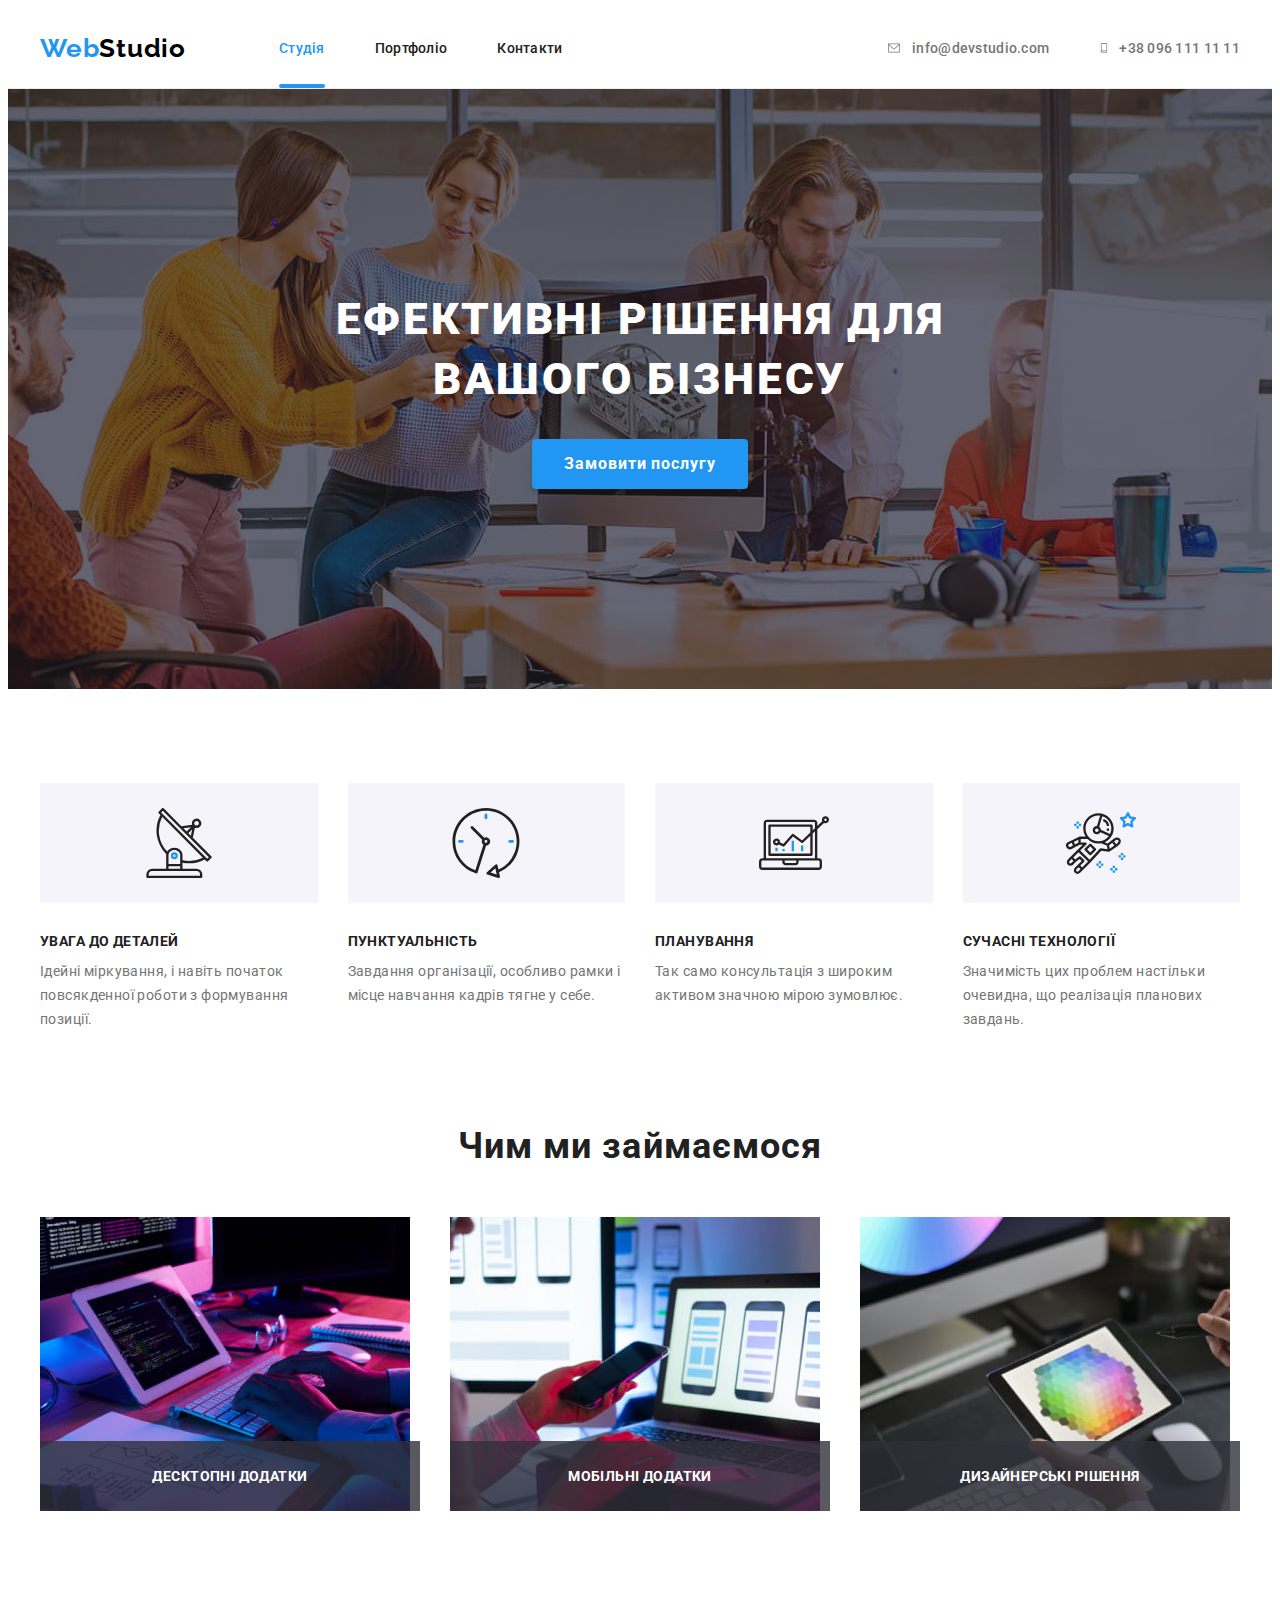
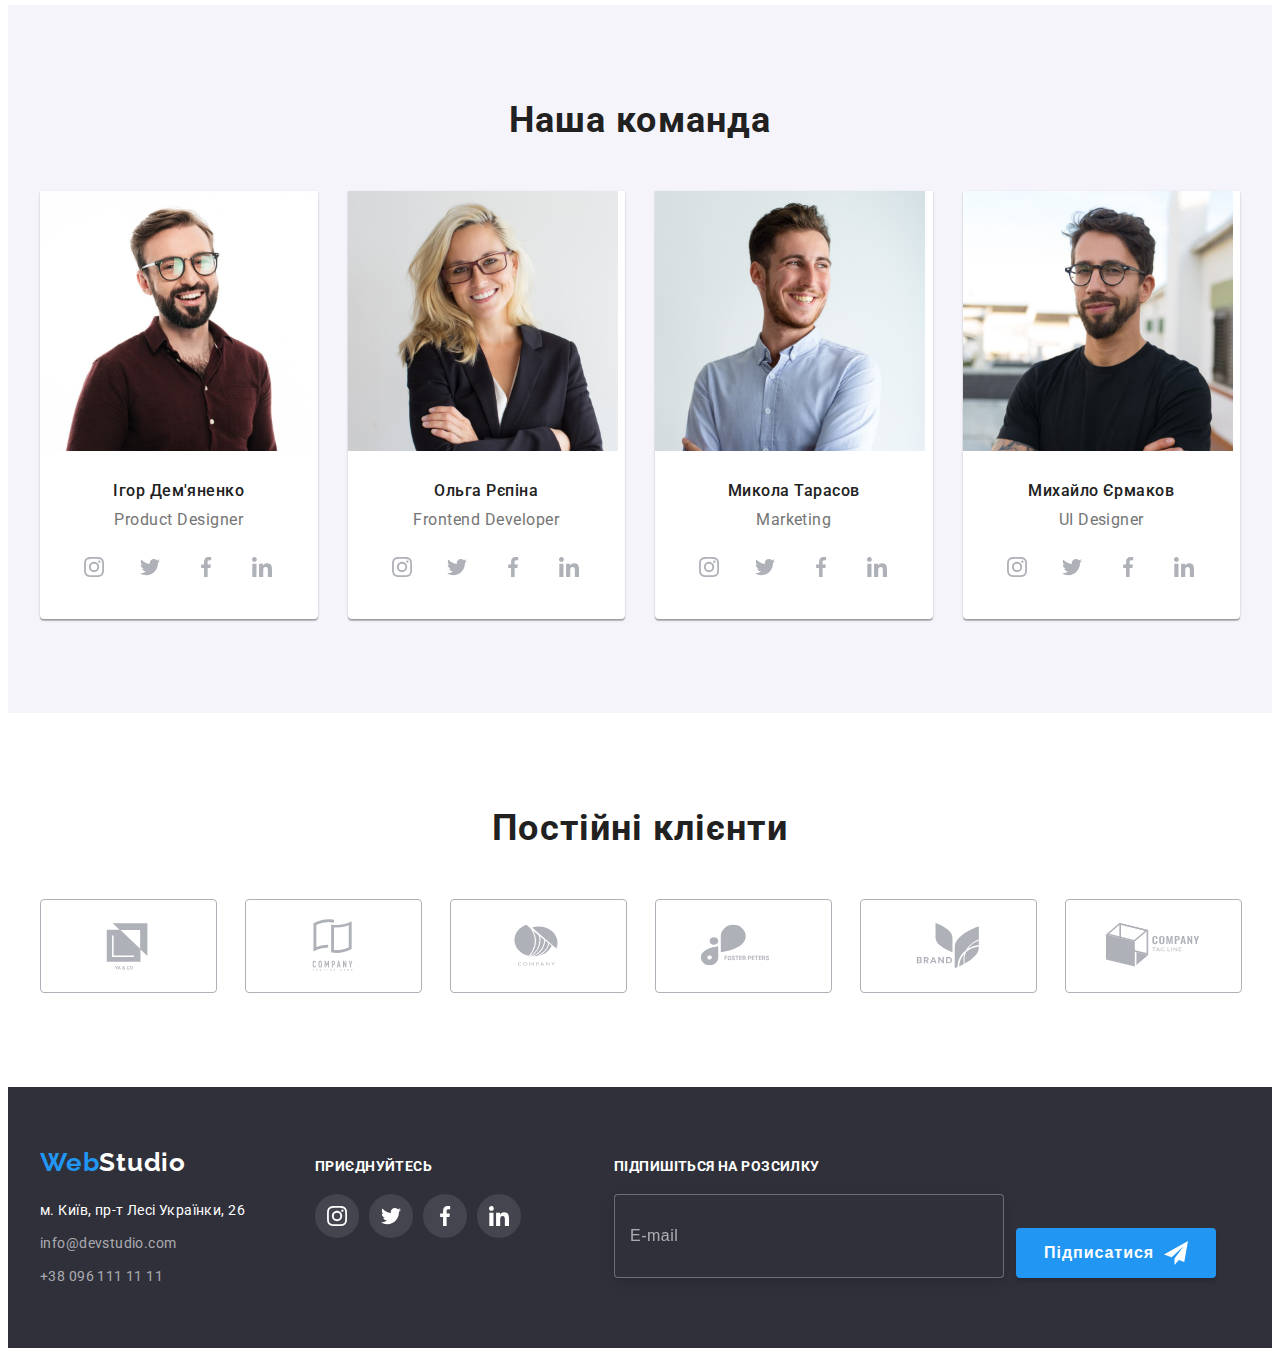
<file: index.html>
<!DOCTYPE html>
<html lang="uk">

<head>
  <meta charset="UTF-8" />
  <meta http-equiv="X-UA-Compatible" content="IE=edge" />
  <meta name="viewport" content="width=device-width, initial-scale=1.0" />
  <meta name="description" content="The best WebStudio" />
  <title>WebStudio</title>
  <!-- Add fonts -->
  <link rel="preconnect" href="https://fonts.googleapis.com" />
  <link rel="preconnect" href="https://fonts.gstatic.com" crossorigin />
  <link href="https://fonts.googleapis.com/css2?family=Raleway:wght@700&family=Roboto:wght@400;500;700;900&display=swap"
    rel="stylesheet" />
  <!-- Add CSS -->
  <!-- modern-normalize css -->
  <link rel="stylesheet" href="https://cdnjs.cloudflare.com/ajax/libs/modern-normalize/1.1.0/modern-normalize.min.css"
    integrity="sha512-wpPYUAdjBVSE4KJnH1VR1HeZfpl1ub8YT/NKx4PuQ5NmX2tKuGu6U/JRp5y+Y8XG2tV+wKQpNHVUX03MfMFn9Q=="
    crossorigin="anonymous" referrerpolicy="no-referrer" />
  <!-- my css -->
  <link rel="stylesheet" href="./css/styles.css" />
</head>

<body class="page">
  <!-- Header page -->
  <header class="page-header">
    <div class="container">
      <a class="logo link" href="./index.html"><span class="logo-accent-span">Web</span><span
          class="logo-header-span">Studio</span></a>
      <nav class="main-nav">
        <ul class="list">
          <li class="nav-item">
            <a class="nav-link current link" href="./index.html">Студія</a>
          </li>
          <li class="nav-item">
            <a class="nav-link link" href="./portfolio.html">Портфоліо</a>
          </li>
          <li class="nav-item">
            <a class="nav-link link" href="">Контакти</a>
          </li>
        </ul>
      </nav>
      <ul class="header-contacts list">
        <li class="header-contacts-item">
          <a class="contact-link link" href="mailto:info@devstudio.com">
            <svg class="contact-icon" width="16" height="12">
              <use href="./images/icons.svg#envelope"></use>
            </svg>
            info@devstudio.com
          </a>
        </li>
        <li class="header-contacts-item">
          <a class="contact-link link" href="tel:+380961111111">
            <svg class="contact-icon" width="10" height="16">
              <use href="./images/icons.svg#smartphone"></use>
            </svg>
            +38 096 111 11 11
          </a>
        </li>
      </ul>
    </div>
  </header>
  <!-- Main page -->
  <main class="main">
    <!-- Hero section -->
    <section class="hero">
      <div class="container">
        <h1 class="hero-title">Ефективні рішення для вашого бізнесу</h1>
        <button class="hero-btn" type="button" data-modal-open>Замовити послугу</button>
      </div>
    </section>
    <!-- Benefits section -->
    <section class="benefits section">
      <div class="container">
        <h2 class="section-title u-vh">Особливості</h2>
        <ul class="benefits-list grid-set list">
          <li class="benefits-item grid-set-item">
            <div class="benefits-wrap">
              <svg class="benefits-icon" width="70" height="70">
                <use href="./images/icons.svg#antenna"></use>
              </svg>
            </div>
            <h3 class="benefits-title">УВАГА ДО ДЕТАЛЕЙ</h3>
            <p class="benefits-desc">Ідейні міркування, і навіть початок повсякденної роботи з формування позиції.</p>
          </li>
          <li class="benefits-item grid-set-item">
            <div class="benefits-wrap">
              <svg class="benefits-icon" width="70" height="70">
                <use href="./images/icons.svg#clock"></use>
              </svg>
            </div>
            <h3 class="benefits-title">ПУНКТУАЛЬНІСТЬ</h3>
            <p class="benefits-desc">Завдання організації, особливо рамки і місце навчання кадрів тягне у себе.</p>
          </li>
          <li class="benefits-item grid-set-item">
            <div class="benefits-wrap">
              <svg class="benefits-icon" width="70" height="70">
                <use href="./images/icons.svg#diagram"></use>
              </svg>
            </div>
            <h3 class="benefits-title">ПЛАНУВАННЯ</h3>
            <p class="benefits-desc">Так само консультація з широким активом значною мірою зумовлює.</p>
          </li>
          <li class="benefits-item grid-set-item">
            <div class="benefits-wrap">
              <svg class="benefits-icon" width="70" height="70">
                <use href="./images/icons.svg#astronaut"></use>
              </svg>
            </div>
            <h3 class="benefits-title">СУЧАСНІ ТЕХНОЛОГІЇ</h3>
            <p class="benefits-desc">Значимість цих проблем настільки очевидна, що реалізація планових завдань.</p>
          </li>
        </ul>
      </div>
    </section>
    <!-- About section -->
    <section class="about section">
      <div class="container">
        <h2 class="about-title">Чим ми займаємося</h2>
        <ul class="about-list grid-set list">
          <li class="about-item grid-set-item">
            <img class="img" src="./images/about/box-1.jpg" alt="Написання коду HTML&CSS на компьютері" width="370"
              height="294" />
            <p class="about-desc">Десктопні додатки</p>
          </li>
          <li class="about-item grid-set-item">
            <img class="img" src="./images/about/box-2.jpg" alt="Розробка мобільного додатка на компьютері." width="370"
              height="294" />
            <p class="about-desc">Мобільні додатки</p>
          </li>
          <li class="about-item grid-set-item">
            <img class="img" src="./images/about/box-3.jpg" alt="На планшеті обирає колір перед компьютером."
              width="370" height="294" />
            <p class="about-desc">Дизайнерські рішення</p>
          </li>
        </ul>
      </div>
    </section>
    <!-- Team section -->
    <section class="team section">
      <div class="container">
        <h2 class="team-title">Наша команда</h2>
        <ul class="team-list grid-set list">
          <li class="team-card grid-set-item">
            <img class="img" src="./images/team/img-1.jpg" alt="Фотографія Ігоря Дем'яненка" width="270" height="260" />
            <div class="team-group">
              <h3 class="team-name">Ігор Дем'яненко</h3>
              <p class="team-position" lang="en">Product Designer</p>
              <ul class="socials-list grid-set list">
                <li class="socials-item grid-set-item">
                  <a class="socials-link link" href="https://instagram.com" target="_blank" rel="noopener noreferrer"
                    aria-label="Instagram">
                    <svg class="socials-icon" width="20" height="20">
                      <use href="./images/icons.svg#instagram"></use>
                    </svg></a>
                </li>
                <li class="socials-item grid-set-item">
                  <a class="socials-link link" href="https://twitter.com" target="_blank" rel="noopener noreferrer"
                    aria-label="Twitter">
                    <svg class="socials-icon" width="20" height="20">
                      <use href="./images/icons.svg#twitter"></use>
                    </svg></a>
                </li>
                <li class="socials-item grid-set-item">
                  <a class="socials-link link" href="https://facebook.com" target="_blank" rel="noopener noreferrer"
                    aria-label="Facebook">
                    <svg class="socials-icon" width="20" height="20">
                      <use href="./images/icons.svg#facebook"></use>
                    </svg></a>
                </li>
                <li class="socials-item grid-set-item">
                  <a class="socials-link link" href="https://linkedin.com" target="_blank" rel="noopener noreferrer"
                    aria-label="LinkedIn">
                    <svg class="socials-icon" width="20" height="20">
                      <use href="./images/icons.svg#linkedin"></use>
                    </svg></a>
                </li>
              </ul>
            </div>
          </li>
          <li class="team-card grid-set-item">
            <img class="img" src="./images/team/img-2.jpg" alt="Фотографія Ольги Рєпіної" width="270" height="260" />
            <div class="team-group">
              <h3 class="team-name">Ольга Рєпіна</h3>
              <p class="team-position" lang="en">Frontend Developer</p>
              <ul class="socials-list grid-set list">
                <li class="socials-item grid-set-item">
                  <a class="socials-link link" href="https://instagram.com" target="_blank" rel="noopener noreferrer"
                    aria-label="Instagram">
                    <svg class="socials-icon" width="20" height="20">
                      <use href="./images/icons.svg#instagram"></use>
                    </svg></a>
                </li>
                <li class="socials-item grid-set-item">
                  <a class="socials-link link" href="https://twitter.com" target="_blank" rel="noopener noreferrer"
                    aria-label="Twitter">
                    <svg class="socials-icon" width="20" height="20">
                      <use href="./images/icons.svg#twitter"></use>
                    </svg></a>
                </li>
                <li class="socials-item grid-set-item">
                  <a class="socials-link link" href="https://facebook.com" target="_blank" rel="noopener noreferrer"
                    aria-label="Facebook">
                    <svg class="socials-icon" width="20" height="20">
                      <use href="./images/icons.svg#facebook"></use>
                    </svg></a>
                </li>
                <li class="socials-item grid-set-item">
                  <a class="socials-link link" href="https://linkedin.com" target="_blank" rel="noopener noreferrer"
                    aria-label="LinkedIn">
                    <svg class="socials-icon" width="20" height="20">
                      <use href="./images/icons.svg#linkedin"></use>
                    </svg></a>
                </li>
              </ul>
            </div>
          </li>
          <li class="team-card grid-set-item">
            <img class="img" src="./images/team/img-3.jpg" alt="Фотографія Миколи Тарасова" width="270" height="260" />
            <div class="team-group">
              <h3 class="team-name">Микола Тарасов</h3>
              <p class="team-position" lang="en">Marketing</p>
              <ul class="socials-list grid-set list">
                <li class="socials-item grid-set-item">
                  <a class="socials-link link" href="https://instagram.com" target="_blank" rel="noopener noreferrer"
                    aria-label="Instagram">
                    <svg class="socials-icon" width="20" height="20">
                      <use href="./images/icons.svg#instagram"></use>
                    </svg></a>
                </li>
                <li class="socials-item grid-set-item">
                  <a class="socials-link link" href="https://twitter.com" target="_blank" rel="noopener noreferrer"
                    aria-label="Twitter">
                    <svg class="socials-icon" width="20" height="20">
                      <use href="./images/icons.svg#twitter"></use>
                    </svg></a>
                </li>
                <li class="socials-item grid-set-item">
                  <a class="socials-link link" href="https://facebook.com" target="_blank" rel="noopener noreferrer"
                    aria-label="Facebook">
                    <svg class="socials-icon" width="20" height="20">
                      <use href="./images/icons.svg#facebook"></use>
                    </svg></a>
                </li>
                <li class="socials-item grid-set-item">
                  <a class="socials-link link" href="https://linkedin.com" target="_blank" rel="noopener noreferrer"
                    aria-label="LinkedIn">
                    <svg class="socials-icon" width="20" height="20">
                      <use href="./images/icons.svg#linkedin"></use>
                    </svg></a>
                </li>
              </ul>
            </div>
          </li>
          <li class="team-card grid-set-item">
            <img class="img" src="./images/team/img-4.jpg" alt="Фото Михайла Єрмакова" width="270" height="260" />
            <div class="team-group">
              <h3 class="team-name">Михайло Єрмаков</h3>
              <p class="team-position" lang="en">UI Designer</p>
              <ul class="socials-list grid-set list">
                <li class="socials-item grid-set-item">
                  <a class="socials-link link" href="https://instagram.com" target="_blank" rel="noopener noreferrer"
                    aria-label="Instagram">
                    <svg class="socials-icon" width="20" height="20">
                      <use href="./images/icons.svg#instagram"></use>
                    </svg></a>
                </li>
                <li class="socials-item grid-set-item">
                  <a class="socials-link link" href="https://twitter.com" target="_blank" rel="noopener noreferrer"
                    aria-label="Twitter">
                    <svg class="socials-icon" width="20" height="20">
                      <use href="./images/icons.svg#twitter"></use>
                    </svg></a>
                </li>
                <li class="socials-item grid-set-item">
                  <a class="socials-link link" href="https://facebook.com" target="_blank" rel="noopener noreferrer"
                    aria-label="Facebook">
                    <svg class="socials-icon" width="20" height="20">
                      <use href="./images/icons.svg#facebook"></use>
                    </svg></a>
                </li>
                <li class="socials-item grid-set-item">
                  <a class="socials-link link" href="https://linkedin.com" target="_blank" rel="noopener noreferrer"
                    aria-label="LinkedIn">
                    <svg class="socials-icon" width="20" height="20">
                      <use href="./images/icons.svg#linkedin"></use>
                    </svg></a>
                </li>
              </ul>
            </div>
          </li>
        </ul>
      </div>
    </section>
    <!-- Clients section -->
    <section class="clients section">
      <div class="container">
        <h2 class="clients-title">Постійні клієнти</h2>
        <ul class="clients-list grid-set list">
          <li class="clients-item grid-set-item">
            <a class="clients-link link" href="">
              <svg class="clients-icon" width="106" height="60">
                <use href="./images/icons.svg#logo-1"></use>
              </svg>
            </a>
          </li>
          <li class="clients-item grid-set-item">
            <a class="clients-link link" href="">
              <svg class="clients-icon" width="106" height="60">
                <use href="./images/icons.svg#logo-2"></use>
              </svg>
            </a>
          </li>
          <li class="clients-item grid-set-item">
            <a class="clients-link link" href="">
              <svg class="clients-icon" width="106" height="60">
                <use href="./images/icons.svg#logo-3"></use>
              </svg>
            </a>
          </li>
          <li class="clients-item grid-set-item">
            <a class="clients-link link" href="">
              <svg class="clients-icon" width="106" height="60">
                <use href="./images/icons.svg#logo-4"></use>
              </svg>
            </a>
          </li>
          <li class="clients-item grid-set-item">
            <a class="clients-link link" href="">
              <svg class="clients-icon" width="106" height="60">
                <use href="./images/icons.svg#logo-5"></use>
              </svg>
            </a>
          </li>
          <li class="clients-item grid-set-item">
            <a class="clients-link link" href="">
              <svg class="clients-icon" width="106" height="60">
                <use href="./images/icons.svg#logo-6"></use>
              </svg>
            </a>
          </li>
        </ul>
      </div>
    </section>
  </main>
  <!-- Footer page -->
  <footer class="page-footer">
    <div class="container">
      <div class="footer-group">
        <a class="logo link" href="./index.html"><span class="logo-accent-span">Web</span><span
            class="logo-footer-span">Studio</span></a>
        <address class="address">
          <p class="text">м. Київ, пр-т Лесі Українки, 26</p>
          <ul class="list">
            <li class="address-item">
              <a class="footer-link link" href="mailto:info@devstudio.com">info@devstudio.com</a>
            </li>
            <li class="address-item">
              <a class="footer-link link" href="tel:+380961111111">+38 096 111 11 11</a>
            </li>
          </ul>
        </address>
      </div>
      <div class="join">
        <h2 class="join-title">приєднуйтесь</h2>
        <ul class="socials-list grid-set list">
          <li class="socials-item">
            <a class="socials-link link" href="https://instagram.com" target="_blank" rel="noopener noreferrer"
              aria-label="Instagram">
              <svg class="socials-icon" width="20" height="20">
                <use href="./images/icons.svg#instagram"></use>
              </svg>
            </a>
          </li>
          <li class="socials-item">
            <a class="socials-link link" href="https://twitter.com" target="_blank" rel="noopener noreferrer"
              aria-label="Twitter">
              <svg class="socials-icon" width="20" height="20">
                <use href="./images/icons.svg#twitter"></use>
              </svg>
            </a>
          </li>
          <li class="socials-item">
            <a class="socials-link link" href="https://facebook.com" target="_blank" rel="noopener noreferrer"
              aria-label="Facebook">
              <svg class="socials-icon" width="20" height="20">
                <use href="./images/icons.svg#facebook"></use>
              </svg>
            </a>
          </li>
          <li class="socials-item">
            <a class="socials-link link" href="https://linkedin.com" target="_blank" rel="noopener noreferrer"
              aria-label="LinkedIn">
              <svg class="socials-icon" width="20" height="20">
                <use href="./images/icons.svg#linkedin"></use>
              </svg>
            </a>
          </li>
        </ul>
      </div>
      <form class="subscribe-form" name="form-subscribe" autocomplete="on">
        <label class="subscribe-form-field" for="subscribe-email">
          <span class="subscribe-form-label">Підпишіться на розсилку</span>
          <input class="subscribe-form-input" type="email" name="subscribe-email" id="subscribe-email"
            placeholder="E-mail">
        </label>
        <button class="submit-btn" type="submit">Підписатися
          <svg width="24" height="24">
            <use href="./images/icons.svg#icon-send"></use>
          </svg>
        </button>
      </form>
    </div>
  </footer>

  <!-- Modal windows -->
  <div class="backdrop is-hidden" data-modal>
    <div class="modal">
      <button class="modal-close-btn" type="button" data-modal-close>
        <svg class="register-form-icon" width="18" height="18">
          <use href="./images/icons.svg#icon-close"></use>
        </svg>
      </button>
      <form class="register-form" name="form-register" autocomplete="on">
        <strong class="register-form-title">Залиште свої дані, ми вам передзвонимо</strong>
        <div class="register-form-group" role="group">
          <label class="register-form-field">
            <span class="register-form-label">Им'я</span>
            <input class="register-form-input" type="text" name="user-name" minlength="3" required>
            <svg class="register-form-icon" width="18" height="18">
              <use href="./images/icons.svg#placeholder-name"></use>
            </svg>
          </label>
          <label class="register-form-field">
            <span class="register-form-label">Телефон</span>
            <input class="register-form-input" type="tel" name="user-phone">
            <svg class="register-form-icon" width="18" height="18">
              <use href="./images/icons.svg#placeholder-phone"></use>
            </svg>
          </label>
          <label class="register-form-field">
            <span class="register-form-label">Пошта</span>
            <input class="register-form-input" type="email" name="user-email" required>
            <svg class="register-form-icon" width="18" height="18">
              <use href="./images/icons.svg#placeholder-email"></use>
            </svg>
          </label>
          <label class="register-form-field">
            <span class="register-form-label">Коментар</span>
            <textarea class="register-form-message" rows="5" name="user-message" placeholder="Введіть текст"
              autocomplete="off"></textarea>
          </label>
        </div>
        <label class="register-form-agreement">
          <input class="register-form-checkbox u-vh" type="checkbox" name="user-agreement">
          <svg class="register-form-icons" width="16" height="15">
            <use class="icon-checked" href="./images/icons.svg#checked"></use>
            <use class="icon-unchecked" href="./images/icons.svg#unchecked"></use>
          </svg>
          <span class="register-form-desc">
            Погоджуюся з розсилкою та приймаю <a class="register-form-link" href="" target="_blank">Умови договору</a>
          </span>
        </label>
        <button class="submit-btn" type="submit">Відправити</button>
      </form>
    </div>
  </div>
  <!-- JS modal -->
  <script src="./js/modal.js"></script>
</body>

</html>
</file>
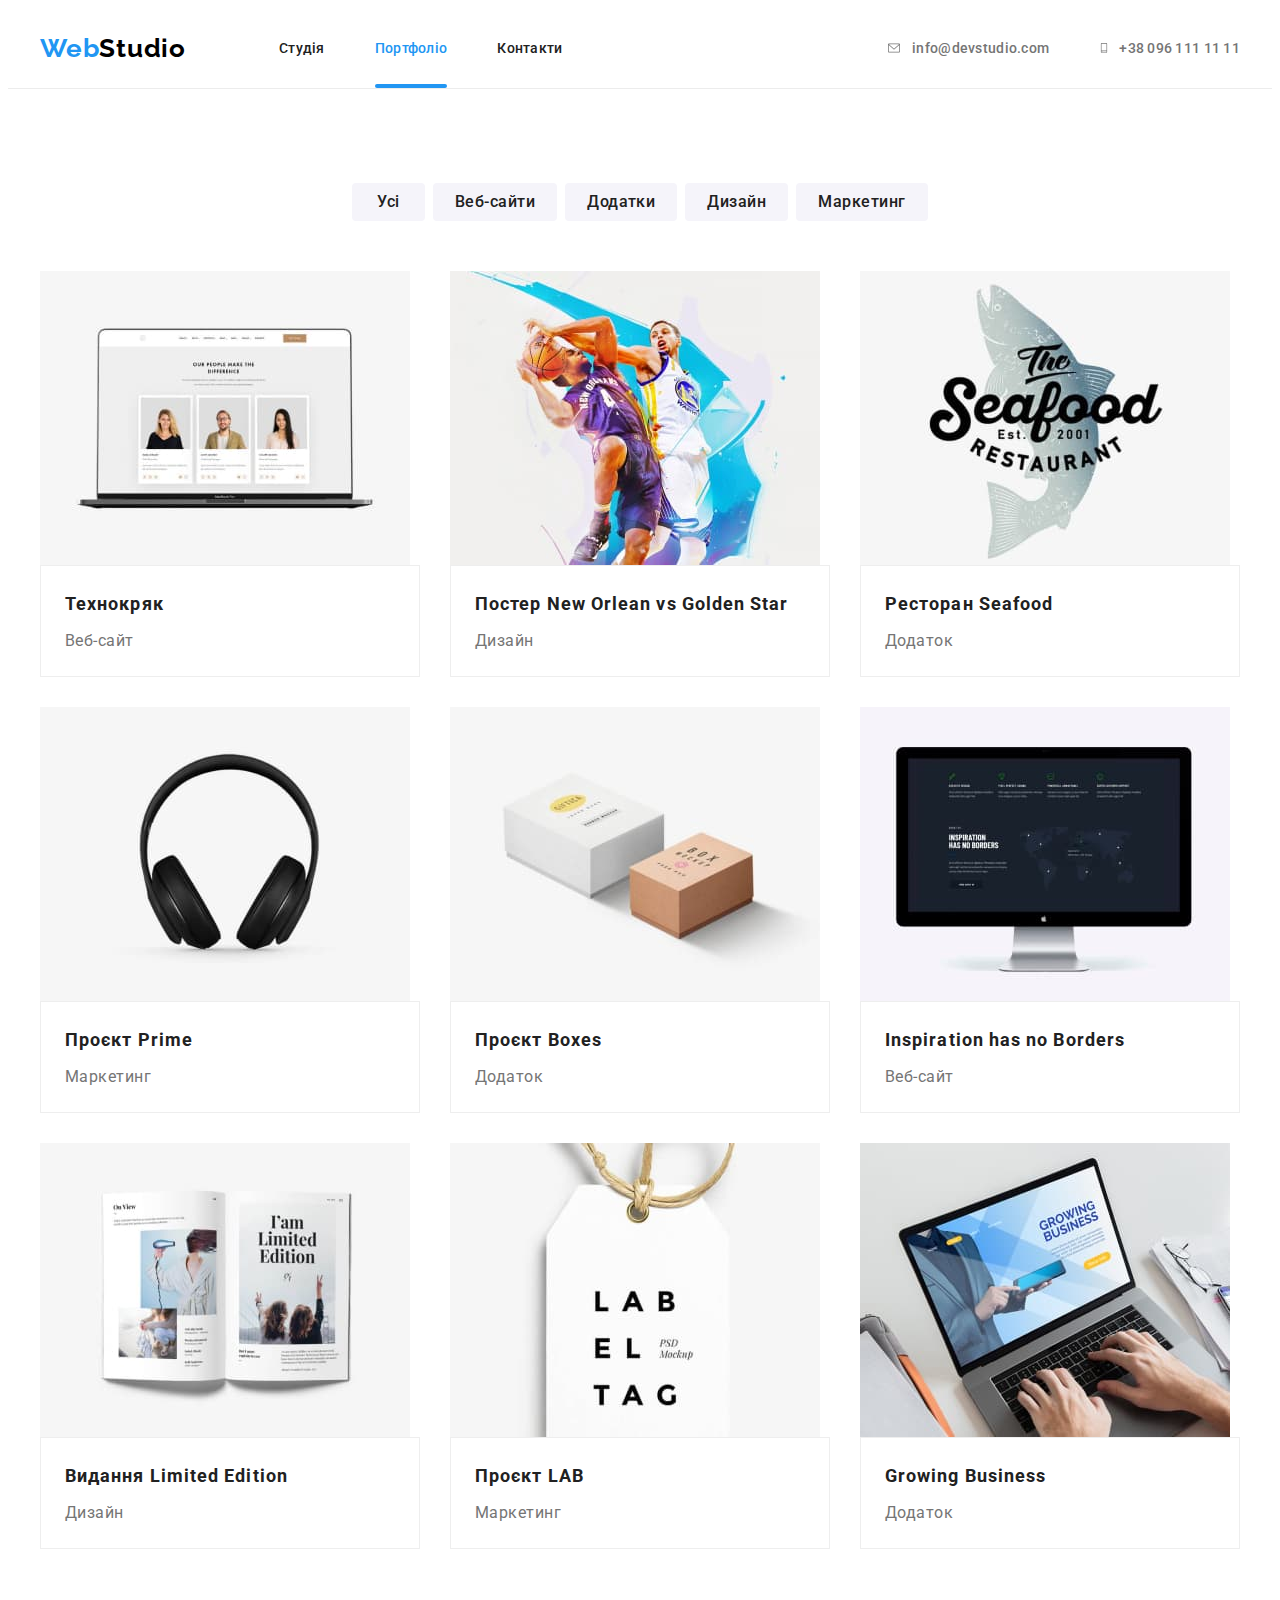
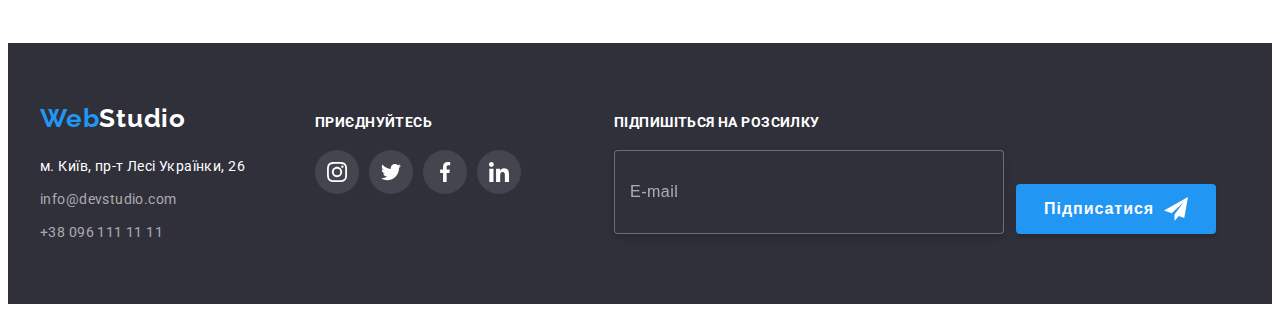
<file: portfolio.html>
<!DOCTYPE html>
<html lang="uk">

<head>
  <meta charset="UTF-8" />
  <meta http-equiv="X-UA-Compatible" content="IE=edge" />
  <meta name="viewport" content="width=device-width, initial-scale=1.0" />
  <meta name="description" content="The best WebStudio" />
  <title>WebStudio</title>
  <!-- Add fonts -->
  <link rel="preconnect" href="https://fonts.googleapis.com" />
  <link rel="preconnect" href="https://fonts.gstatic.com" crossorigin />
  <link href="https://fonts.googleapis.com/css2?family=Raleway:wght@700&family=Roboto:wght@400;500;700;900&display=swap"
    rel="stylesheet" />
  <!-- Add CSS -->
  <!-- modern-normalize css -->
  <link rel="stylesheet" href="https://cdnjs.cloudflare.com/ajax/libs/modern-normalize/1.1.0/modern-normalize.min.css"
    integrity="sha512-wpPYUAdjBVSE4KJnH1VR1HeZfpl1ub8YT/NKx4PuQ5NmX2tKuGu6U/JRp5y+Y8XG2tV+wKQpNHVUX03MfMFn9Q=="
    crossorigin="anonymous" referrerpolicy="no-referrer" />
  <!-- my css -->
  <link rel="stylesheet" href="./css/styles.css" />
</head>

<body class="page">
  <!-- Header page -->
  <header class="page-header">
    <div class="container">
      <a class="logo link" href="./index.html"><span class="logo-accent-span">Web</span><span
          class="logo-header-span">Studio</span></a>
      <nav class="main-nav">
        <ul class="list">
          <li class="nav-item">
            <a class="nav-link link" href="./index.html">Студія</a>
            <div class="nav-link-decoration"></div>
          </li>
          <li class="nav-item">
            <a class="nav-link current link" href="./portfolio.html">Портфоліо</a>
            <div class="nav-link-decoration"></div>
          </li>
          <li class="nav-item">
            <a class="nav-link link" href="">Контакти</a>
            <div class="nav-link-decoration"></div>
          </li>
        </ul>
      </nav>
      <ul class="header-contacts list">
        <li class="header-contacts-item">
          <a class="contact-link link" href="mailto:info@devstudio.com">
            <svg class="contact-icon" width="16" height="12">
              <use href="./images/icons.svg#envelope"></use>
            </svg>
            info@devstudio.com
          </a>
        </li>
        <li class="header-contacts-item">
          <a class="contact-link link" href="tel:+380961111111">
            <svg class="contact-icon" width="10" height="16">
              <use href="./images/icons.svg#smartphone"></use>
            </svg>
            +38 096 111 11 11
          </a>
        </li>
      </ul>
    </div>
  </header>
  <!-- Main page -->
  <main class="main">
    <!-- Portfolio section -->
    <section class="portfolio section">
      <div class="container">
        <h1 class="portfolio-title u-vh">Портфоліо</h1>
        <ul class="filter-list grid-set list">
          <li class="list-item">
            <button class="filter-btn grid-set-item" type="button">Усі</button>
          </li>
          <li class="list-item">
            <button class="filter-btn grid-set-item" type="button">Веб-сайти</button>
          </li>
          <li class="list-item">
            <button class="filter-btn grid-set-item" type="button">Додатки</button>
          </li>
          <li class="list-item">
            <button class="filter-btn grid-set-item" type="button">Дизайн</button>
          </li>
          <li class="list-item">
            <button class="filter-btn grid-set-item" type="button">Маркетинг</button>
          </li>
        </ul>
        <ul class="gallery-portfolio grid-set list">
          <li class="portfolio-card grid-set-item">
            <a class="portfolio-link link" href="" target="_blank" rel="noopener nooferrer">
              <div class="portfolio-thumb">
                <img class="img" src="./images/gallery/project-1.jpg" alt="На ноутбуці відкритий Веб-сайт." width="370"
                  height="294" />
                <div class="portfolio-card-overlay">
                  <p class="project-desc">Ресурс пропонує комплексні пропозиції з різним рівнем функціоналу та сервісів.
                    Все це дозволить відвідувачу отримати вичерпні відомості про компанію чи приватну особу.
                  </p>
                </div>
              </div>
              <div class="portfolio-wrap">
                <h2 class="project-name">Технокряк</h2>
                <p class="project-type">Веб-сайт</p>
              </div>
            </a>
          </li>
          <li class="portfolio-card grid-set-item">
            <a class="portfolio-link link" href="" target="_blank" rel="noopener nooferrer">
              <img class="img" src="./images/gallery/project-2.jpg" alt="Два баскетболіста." width="370" height="294" />
              <div class="portfolio-wrap">
                <h2 class="project-name">Постер New Orlean vs Golden Star</h2>
                <p class="project-type">Дизайн</p>
              </div>
            </a>
          </li>
          <li class="portfolio-card grid-set-item">
            <a class="portfolio-link link" href="" target="_blank" rel="noopener nooferrer">
              <img class="img" src="./images/gallery/project-3.jpg" alt="Логотип додатка Seafood." width="370"
                height="294" />
              <div class="portfolio-wrap">
                <h2 class="project-name">Ресторан Seafood</h2>
                <p class="project-type">Додаток</p>
              </div>
            </a>
          </li>
          <li class="portfolio-card grid-set-item">
            <a class="portfolio-link link" href="" target="_blank" rel="noopener nooferrer">
              <img class="img" src="./images/gallery/project-4.jpg" alt="Навушники." width="370" height="294" />
              <div class="portfolio-wrap">
                <h2 class="project-name">Проєкт Prime</h2>
                <p class="project-type">Маркетинг</p>
              </div>
            </a>
          </li>
          <li class="portfolio-card grid-set-item">
            <a class="portfolio-link link" href="" target="_blank" rel="noopener nooferrer">
              <img class="img" src="./images/gallery/project-5.jpg" alt="Дві коробки." width="370" height="294" />
              <div class="portfolio-wrap">
                <h2 class="project-name">Проєкт Boxes</h2>
                <p class="project-type">Додаток</p>
              </div>
            </a>
          </li>
          <li class="portfolio-card grid-set-item">
            <a class="portfolio-link link" href="" target="_blank" rel="noopener nooferrer">
              <img class="img" src="./images/gallery/project-6.jpg" alt="Приклад Веб-сайту." width="370" height="294" />
              <div class="portfolio-wrap">
                <h2 class="project-name" lang="en">Inspiration has no Borders</h2>
                <p class="project-type">Веб-сайт</p>
              </div>
            </a>
          </li>
          <li class="portfolio-card grid-set-item">
            <a class="portfolio-link link" href="" target="_blank" rel="noopener nooferrer">
              <img class="img" src="./images/gallery/project-7.jpg" alt="Ілюстрація журналу." width="370"
                height="294" />
              <div class="portfolio-wrap">
                <h2 class="project-name">Видання Limited Edition</h2>
                <p class="project-type">Дизайн</p>
              </div>
            </a>
          </li>
          <li class="portfolio-card grid-set-item">
            <a class="portfolio-link link" href="" target="_blank" rel="noopener nooferrer">
              <img class="img" src="./images/gallery/project-8.jpg" alt="Логотип проекту Lab El Tag" width="370"
                height="294" />
              <div class="portfolio-wrap">
                <h2 class="project-name">Проєкт LAB</h2>
                <p class="project-type">Маркетинг</p>
              </div>
            </a>
          </li>
          <li class="portfolio-card grid-set-item">
            <a class="portfolio-link link" href="" target="_blank" rel="noopener nooferrer">
              <img class="img" src="./images/gallery/project-9.jpg" alt="На наоутбуці відкритий сайт." width="370"
                height="294" />
              <div class="portfolio-wrap">
                <h2 class="project-name" lang="en">Growing Business</h2>
                <p class="project-type">Додаток</p>
              </div>
            </a>
          </li>
        </ul>
      </div>
    </section>
  </main>
  <!-- Footer page -->
  <footer class="page-footer">
    <div class="container">
      <div class="footer-group">
        <a class="logo link" href="./index.html"><span class="logo-accent-span">Web</span><span
            class="logo-footer-span">Studio</span></a>
        <address class="address">
          <p class="text">м. Київ, пр-т Лесі Українки, 26</p>
          <ul class="list">
            <li class="address-item">
              <a class="footer-link link" href="mailto:info@devstudio.com">info@devstudio.com</a>
            </li>
            <li class="address-item">
              <a class="footer-link link" href="tel:+380961111111">+38 096 111 11 11</a>
            </li>
          </ul>
        </address>
      </div>
      <div class="join">
        <h2 class="join-title">приєднуйтесь</h2>
        <ul class="socials-list grid-set list">
          <li class="socials-item">
            <a class="socials-link link" href="https://instagram.com" target="_blank" rel="noopener noreferrer"
              aria-label="Instagram">
              <svg class="socials-icon" width="20" height="20">
                <use href="./images/icons.svg#instagram"></use>
              </svg>
            </a>
          </li>
          <li class="socials-item">
            <a class="socials-link link" href="https://twitter.com" target="_blank" rel="noopener noreferrer"
              aria-label="Twitter">
              <svg class="socials-icon" width="20" height="20">
                <use href="./images/icons.svg#twitter"></use>
              </svg>
            </a>
          </li>
          <li class="socials-item">
            <a class="socials-link link" href="https://facebook.com" target="_blank" rel="noopener noreferrer"
              aria-label="Facebook">
              <svg class="socials-icon" width="20" height="20">
                <use href="./images/icons.svg#facebook"></use>
              </svg>
            </a>
          </li>
          <li class="socials-item">
            <a class="socials-link link" href="https://linkedin.com" target="_blank" rel="noopener noreferrer"
              aria-label="LinkedIn">
              <svg class="socials-icon" width="20" height="20">
                <use href="./images/icons.svg#linkedin"></use>
              </svg>
            </a>
          </li>
        </ul>
      </div>
      <form class="subscribe-form" name="form-subscribe" autocomplete="on">
        <label class="subscribe-form-field" for="subscribe-email">
          <span class="subscribe-form-label">Підпишіться на розсилку</span>
          <input class="subscribe-form-input" type="email" name="subscribe-email" id="subscribe-email"
            placeholder="E-mail">
        </label>
        <button class="submit-btn" type="submit">Підписатися
          <svg width="24" height="24">
            <use href="./images/icons.svg#icon-send"></use>
          </svg>
        </button>
      </form>
    </div>
  </footer>
</body>

</html>
</file>
<file: css/styles.css>
:root {
  /* Fonts */
  --main-font: 'Roboto', sans-serif;
  --secondary-font: 'Raleway', sans-serif;
  --font-weight-regular: 400;
  --font-weight-medium: 500;
  --font-weight-bold: 700;
  --font-weight-black: 900;

  /* Text color */
  --main-txt-cl: #212121;
  --accent-txt-cl: #2196f3;
  --grey-txt-cl: #757575;
  --white-txt-cl: #fff;
  --black-txt-cl: #000;

  /* Background color */
  --dark-bg-cl: #2f303a;
  --grey-bg-cl: #f5f4fa;
  --white-bg-cl: #fff;

  /* Icons color */
  --icon-primary-cl: #AFB1B8;

  /* Others */
  --header-line-cl: #ececec;
  --btn-active-cl: #188CE8;

  /* Aniamtion and transition */
  --anim: 250ms cubic-bezier(0.4, 0, 0.2, 1);

  /* Grid flex set - flex-basis*/
  --items: 1;
  --indent: 30px;
}

/* Utility */
.u-vh {
  position: absolute;
  white-space: nowrap;
  width: 1px;
  height: 1px;
  overflow: hidden;
  border: 0;
  padding: 0;
  clip: rect(0 0 0 0);
  clip-path: inset(50%);
  margin: -1px;
}

/* Grid flex set */
.grid-set {
  display: flex;
  flex-wrap: wrap;
  gap: var(--indent);
}

.grid-set-item {
  flex-basis: calc((100% - var(--indent) * (var(--items) - 1)) / var(--items));
}

/* Preset styles*/
h1,
h2,
h3,
h4,
h5,
h6,
p {
  margin: 0;
}

img {
  display: block;
  max-width: 100%;
  height: auto;
}

.link {
  text-decoration: none;
  color: var(--main-txt-cl);
}

.list {
  padding: 0;
  margin: 0;
  list-style: none;
}

/* Base styles */
body {
  font-family: var(--main-font);
  color: var(--main-txt-cl);
  background-color: var(--white-bg-cl);
}

.container {
  width: 1200px;
  padding: 0 15px;
  margin: 0 auto;
}

.section {
  padding-top: 94px;
  padding-bottom: 94px;
}

/**
  |============================
  | Header page
  |============================
*/
.page-header {
  border-bottom: 1px solid var(--header-line-cl);
}

.page-header>.container {
  display: flex;
  align-items: center;
}

/* Logo */
.logo {
  margin-right: 93px;

  font-family: var(--secondary-font);
  font-weight: var(--font-weight-bold);
  font-size: 26px;
  line-height: calc(31 / 26);
  letter-spacing: 0.03em;
}

.logo-accent-span {
  color: var(--accent-txt-cl);
}

.logo-header-span {
  color: var(--black-txt-cl);
}

/* main navigation */
.main-nav {
  margin-right: auto;
}

.main-nav>.list {
  display: flex;
  gap: 50px;
}

.nav-item {
  position: relative;
}

.nav-link {
  display: block;
  padding-top: 32px;
  padding-bottom: 32px;

  font-weight: var(--font-weight-medium);
  font-size: 14px;
  line-height: calc(16 / 14);
  letter-spacing: 0.02em;
  color: var(--main-txt-cl);

  transition: color var(--anim);
}

.header-contacts {
  display: flex;
  gap: 50px;
}

.contact-link {
  display: flex;
  align-items: center;
  gap: 10px;

  padding-top: 32px;
  padding-bottom: 32px;
  font-weight: 500;
  font-size: 14px;
  line-height: calc(16 / 14);
  letter-spacing: 0.02em;
  color: var(--grey-txt-cl);

  transition: color var(--anim);
}

.contact-icon {
  fill: currentColor;
}

.current::after {
  content: "";
  display: block;
  position: absolute;
  /* left: 0; */
  bottom: 0;

  width: 100%;
  height: 4px;

  border-radius: 2px;
  background-color: var(--accent-txt-cl);

  opacity: 0;
}

.current,
.nav-link.current::after {
  color: var(--accent-txt-cl);
  opacity: 1;
}

.nav-link:hover,
.nav-link:focus,
.contact-link:hover,
.contact-link:focus {
  color: var(--accent-txt-cl);
}

/**
  |============================
  | Hero section
  |============================
*/
.hero {
  max-width: 1600px;
  margin-left: auto;
  margin-right: auto;
  padding-top: 200px;
  padding-bottom: 200px;

  text-align: center;
  background-image: linear-gradient(to right, rgba(47, 48, 58, 0.4), rgba(47, 48, 58, 0.4)), url(../images/hero/hero-bcg.jpg);
  background-repeat: no-repeat;
  background-position: center;
  background-size: cover;
  background-color: var(--dark-bg-cl);
}

.hero-title {
  width: 696px;
  height: 120px;
  margin-bottom: 30px;
  margin-left: auto;
  margin-right: auto;

  font-weight: var(--font-weight-black);
  font-size: 44px;
  line-height: calc(60 / 44);
  letter-spacing: 0.06em;
  text-transform: uppercase;
  color: var(--white-txt-cl);
  text-align: center;
}

.hero-btn {
  padding: 10px 32px;
  font-family: inherit;
  font-weight: var(--font-weight-bold);
  font-size: 16px;
  line-height: calc(30 / 16);
  letter-spacing: 0.06em;
  color: var(--white-txt-cl);
  background-color: var(--accent-txt-cl);
  box-shadow: 0px 4px 4px rgba(0, 0, 0, 0.15);

  border-color: var(--accent-txt-cl);
  border-radius: 4px;
  border: none;

  cursor: pointer;
}

.hero-btn:active {
  background-color: var(--btn-active-cl);
}

/**
  |============================
  | Benefits section
  |============================
*/
.benefits-list {
  --items: 4;
}

.benefits-wrap {
  display: flex;
  align-items: center;
  justify-content: center;
  height: 120px;
  margin-bottom: 30px;

  background-color: var(--grey-bg-cl);
}

.benefits-title {
  margin-bottom: 10px;

  font-weight: var(--font-weight-bold);
  font-size: 14px;
  line-height: calc(16 / 14);
  letter-spacing: 0.03em;
  text-transform: uppercase;
}

.benefits-desc {
  font-size: 14px;
  line-height: calc(24 / 14);
  letter-spacing: 0.03em;
  color: var(--grey-txt-cl);
}

/**
  |============================
  | About section
  |============================
*/
.about {
  padding-top: 0px;
}

.about-list {
  --items: 3;
}

.about-title {
  margin-bottom: 50px;

  font-weight: var(--font-weight-bold);
  font-size: 36px;
  line-height: calc(42 / 36);
  text-align: center;
  letter-spacing: 0.03em;
}

.about-item {
  position: relative;
}

.about-desc {
  position: absolute;
  bottom: 0;
  left: 0;

  display: flex;
  justify-content: center;
  align-items: center;

  width: 100%;
  height: 70px;

  font-weight: var(--font-weight-bold);
  font-size: 14px;
  line-height: calc(16/14);
  letter-spacing: 0.03em;
  text-transform: uppercase;
  color: var(--white-txt-cl);

  background-color: rgba(47, 48, 58, 0.8);
}

/**
  |============================
  | Team section
  |============================
*/
.team {
  background-color: var(--grey-bg-cl);
}

.team-title {
  margin-bottom: 50px;

  font-weight: var(--font-weight-bold);
  font-size: 36px;
  line-height: calc(42 / 36);
  text-align: center;
  letter-spacing: 0.03em;
}

.team-list {
  --items: 4;
}

.team-group {
  padding-top: 30px;
  padding-bottom: 30px;
  padding-right: 32px;
  padding-left: 32px;
}

.team-card {
  background-color: var(--white-bg-cl);
  box-shadow: 0px 1px 3px rgba(0, 0, 0, 0.12), 0px 1px 1px rgba(0, 0, 0, 0.14), 0px 2px 1px rgba(0, 0, 0, 0.2);
  border-radius: 0px 0px 4px 4px;
}

.team-name {
  font-weight: var(--font-weight-medium);
  font-size: 16px;
  line-height: calc(19 / 16);
  text-align: center;
  letter-spacing: 0.03em;
  margin-bottom: 10px;
}

.team-position {
  margin-bottom: 16px;
  line-height: calc(19 / 16);
  text-align: center;
  letter-spacing: 0.03em;
  color: var(--grey-txt-cl);
}

.socials-list {
  --items: 4;
  --indent: 10px;
}

.socials-link {
  display: flex;
  align-items: center;
  justify-content: center;

  width: 44px;
  height: 44px;

  border-radius: 50%;

  transition: background-color var(--anim);
}

.socials-icon {
  fill: var(--icon-primary-cl);
  transition: fill var(--anim);
}

.socials-link:hover,
.socials-link:focus {
  background-color: var(--accent-txt-cl);
}

.socials-link:hover .socials-icon,
.socials-link:focus .socials-icon {
  fill: var(--white-txt-cl);
}

/**
  |============================
  | Clients section
  |============================
*/
.clients-title {
  margin-bottom: 50px;

  font-weight: var(--font-weight-bold);
  font-size: 36px;
  line-height: calc(42 / 36);
  text-align: center;
  letter-spacing: 0.03em;
  color: var(--main-txt-cl);
}

.clients-list {
  --items: 6;
}

.clients-link {
  display: flex;
  align-items: center;
  justify-content: center;
  width: 100%;
  height: 92px;

  color: var(--icon-primary-cl);

  border: 1px solid var(--icon-primary-cl);
  border-radius: 4px;

  transition: border var(--anim);
}

.clients-link:hover,
.clients-link:focus {
  color: var(--accent-txt-cl);
  border-color: var(--accent-txt-cl);
}

.clients-icon {
  fill: currentColor;

  transition: color var(--anim);
}

/**
  |============================
  | Portfolio section
  |============================
*/

/* Filter button */
.filter-list {
  --items: 5;
  --indent: 8px;
  justify-content: center;
  margin-bottom: 50px;
}

.filter-btn {
  padding: 6px 22px;

  font-family: inherit;
  font-weight: var(--font-weight-medium);
  font-size: 16px;
  line-height: calc(26 / 16);
  letter-spacing: 0.03em;
  color: var(--main-txt-cl);
  text-align: center;

  background-color: var(--grey-bg-cl);
  border-radius: 4px;
  border-color: var(--grey-bg-cl);
  border-width: 0;

  cursor: pointer;

  transition: color var(--anim), background-color var(--anim), box-shadow var(--anim);
}

.portfolio .list-item:first-child .filter-btn {
  padding-right: 25px;
  padding-left: 25px;
}

.filter-btn:hover,
.filter-btn:focus {
  color: var(--white-txt-cl);
  box-shadow: 0px 3px 1px rgba(0, 0, 0, 0.1), 0px 1px 2px rgba(0, 0, 0, 0.08), 0px 2px 2px rgba(0, 0, 0, 0.12);
  background-color: var(--accent-txt-cl);
}

/* Gallery portfolio group */
.gallery-portfolio {
  --items: 3;
}

.portfolio-thumb {
  position: relative;
  overflow: hidden;
}

.portfolio-card-overlay {
  position: absolute;
  top: 0;
  transform: translateY(100%);

  transition: transform var(--anim);
}

.project-desc {
  padding: 63px 24px;
  font-size: 18px;
  line-height: calc(28/18);
  letter-spacing: 0.03em;
  color: var(--white-txt-cl);
  background-color: rgba(33, 150, 243, 0.9);
}

.portfolio-wrap {
  border: 1px solid #eeeeee;
  padding: 20px 24px;
}

.project-name {
  margin-bottom: 4px;

  font-weight: var(--font-weight-bold);
  font-size: 18px;
  line-height: calc(36 / 18);
  letter-spacing: 0.06em;
}

.project-type {
  line-height: calc(30 / 16);
  letter-spacing: 0.03em;
  color: var(--grey-txt-cl);
}

.portfolio-link {
  display: block;
  transition: box-shadow var(--anim);
}

.portfolio-link:hover,
.portfolio-link:focus {
  box-shadow: 0px 1px 1px rgba(0, 0, 0, 0.12), 0px 4px 4px rgba(0, 0, 0, 0.06), 1px 4px 6px rgba(0, 0, 0, 0.16);
}

.portfolio-link:hover .portfolio-card-overlay,
.portfolio-link:focus .portfolio-card-overlay {
  transform: translateY(0);
}

/**
  |============================
  | Footer page
  |============================
*/
.page-footer {
  background-color: var(--dark-bg-cl);
  padding-top: 60px;
  padding-bottom: 60px;
}

.page-footer>.container {
  display: flex;
  align-items: baseline;
  /* gap: 70px; */
}

.footer-group {
  margin-right: 70px;
}

.page-footer .logo {
  display: block;
  margin-bottom: 20px;
  margin-right: 0;
}

.footer-logo {
  color: var(--white-txt-cl);
}

.logo-footer-span {
  color: var(--white-txt-cl);
}

.address {
  text-decoration: none;
  font-style: normal;
  font-size: 14px;
  line-height: calc(24 / 14);
  letter-spacing: 0.03em;
  color: var(--white-txt-cl);
}

.address>.text {
  margin-bottom: 9px;
}

.address-item:first-child {
  margin-bottom: 9px;
}

.footer-link {
  line-height: calc(24 / 14);
  letter-spacing: 0.03em;
  color: rgba(255, 255, 255, 0.6);

  transition: color var(--anim);
}

.footer-link:hover,
.footer-link:focus {
  color: var(--accent-txt-cl);
}

.join {
  margin-right: 93px;
}

.join-title {
  margin-bottom: 20px;
  font-weight: 700;
  font-size: 14px;
  line-height: calc(16/14);
  letter-spacing: 0.03em;
  text-transform: uppercase;
  color: var(--white-txt-cl);
}

.join .socials-list {
  --items: 4;
  --indent: 10px;
}

.join .socials-link {
  background-color: rgba(255, 255, 255, 0.1);
  color: var(--white-txt-cl);

  transition: background-color var(--anim);
}

.join .socials-icon {
  fill: currentColor;
}

.join .socials-link:hover,
.join .socials-link:focus {
  background-color: var(--accent-txt-cl);
}

.subscribe-form {
  display: flex;
  align-items: flex-end;
}

.subscribe-form-field {
  margin-right: 12px;
}

.subscribe-form-field>.subscribe-form-label {
  display: flex;
  flex-direction: column;

  margin-bottom: 20px;

  font-weight: 700;
  font-size: 14px;
  line-height: calc(16/14);
  letter-spacing: 0.03em;
  text-transform: uppercase;
  color: var(--white-txt-cl);
}

.subscribe-form-input {
  width: 358px;
  height: 50px;

  padding: 16px 15px;
  border: 1px solid rgba(255, 255, 255, 0.3);
  filter: drop-shadow(0px 4px 4px rgba(0, 0, 0, 0.15));
  border-radius: 4px;
  color: var(--white-txt-cl);
  background-color: var(--dark-bg-cl);
}

.subscribe-form-input::placeholder {
  font-weight: 400;
  font-size: 16px;
  line-height: calc(20/16);
  letter-spacing: 0.03em;
  color: rgba(255, 255, 255, 0.6);
}

.submit-btn {
  display: flex;
  align-items: center;
  gap: 10px;

  padding-top: 10px;
  padding-right: 28px;
  padding-bottom: 10px;
  padding-left: 28px;

  font-weight: 700;
  font-size: 16px;
  line-height: calc(30/16);
  letter-spacing: 0.06em;
  color: var(--white-txt-cl);
  background-color: var(--accent-txt-cl);
  box-shadow: 0px 4px 4px rgba(0, 0, 0, 0.15);
  border-radius: 4px;
  border: none;

  cursor: pointer;

  transition: background-color var(--anim);
}


/**
  |============================
  | Modal window
  |============================
*/
.backdrop {
  position: fixed;
  top: 0;
  left: 0;

  width: 100%;
  height: 100%;

  background-color: rgba(0, 0, 0, 0.2);

  transition: visibility var(--anim), opacity var(--anim);
}

.backdrop.is-hidden {
  opacity: 0;
  pointer-events: none;
  visibility: hidden;
}

.backdrop.is-hidden .modal {
  transform: translate(-50%, -50%) scale(0.7);
}

.modal {
  position: absolute;
  top: 50%;
  left: 50%;
  transform: translate(-50%, -50%) scale(1);

  width: 528px;
  height: 581px;

  padding: 40px;
  box-shadow: 0px 1px 3px rgba(0, 0, 0, 0.12), 0px 1px 1px rgba(0, 0, 0, 0.14), 0px 2px 1px rgba(0, 0, 0, 0.2);
  border-radius: 4px;
  background-color: var(--white-bg-cl);

  transition: transform var(--anim);
}

.modal-close-btn {
  position: absolute;
  top: 8px;
  right: 8px;

  width: 30px;
  height: 30px;

  display: flex;
  align-items: center;
  justify-content: center;

  padding: 0;
  border: 1px solid rgba(0, 0, 0, 0.1);
  border-radius: 50%;
  background-color: var(--white-bg-cl);


  cursor: pointer;
}

.modal-close-btn>.register-form-icon {
  transition: fill var(--anim);
}

.modal-close-btn:hover>.register-form-icon,
.modal-close-btn:focus>.register-form-icon {
  fill: var(--accent-txt-cl);
}

/**
  |============================
  | Register form
  |============================
*/

.register-form-title {
  display: block;
  margin-bottom: 12px;


  font-size: 20px;
  line-height: calc(23/20);
  text-align: center;
  letter-spacing: 0.03em;
}

.register-form-group {
  margin-bottom: 20px;
}

.register-form-field {
  position: relative;

  display: block;
}

.register-form-label {
  display: block;

  margin-bottom: 4px;

  font-size: 12px;
  line-height: calc(14/12);
  letter-spacing: 0.01em;
  color: var(--grey-txt-cl);
}

.register-form-group .register-form-icon {
  position: absolute;
  left: 12px;
  bottom: 11px;

  transition: fill var(--anim);
}

.register-form-input:active+.register-form-icon,
.register-form-input:focus+.register-form-icon {
  fill: var(--accent-txt-cl);
}

.register-form-group .register-form-field:not(:last-child) {
  margin-bottom: 10px;
}

.register-form-input {
  width: 100%;
  height: 40px;

  padding-top: 11px;
  padding-right: 42px;
  padding-bottom: 11px;
  padding-left: 42px;

  border-width: 1px;
  border-style: solid;
  border-color: rgba(33, 33, 33, 0.2);
  border-radius: 4px;
  outline: transparent;

  transition: border-color var(--anim);
}

.register-form-input:active,
.register-form-input:focus,
.register-form-message:active,
.register-form-message:focus {
  border-color: var(--accent-txt-cl);
}

.register-form-message {
  resize: none;
}

.register-form-message {
  display: block;
  width: 100%;
  height: 120px;

  padding-top: 12px;
  padding-right: 16px;
  padding-bottom: 12px;
  padding-left: 16px;

  border: 1px solid rgba(33, 33, 33, 0.2);
  border-radius: 4px;
  outline: none;

  transition: border-color var(--anim);
}

.register-form-message::placeholder {
  font-size: 12px;
  line-height: calc(14/12);
  letter-spacing: 0.01em;
  color: rgba(117, 117, 117, 0.5);
}

.register-form-agreement {
  display: flex;
  justify-content: center;
  align-items: center;
  gap: 7px;
  margin-bottom: 30px;
}

.icon-checked {
  opacity: 0;
  transition: opacity var(--anim);
}

.register-form-checkbox:checked+.register-form-icons>.icon-checked {
  opacity: 1;
}

.icon-unchecked {
  transition: opacity var(--anim);
}

.register-form-checkbox:checked+.register-form-icons>.icon-unchecked {
  opacity: 0;
}

.register-form-checkbox:focus+.register-form-icons {
  outline: 2px solid var(--black-txt-cl);
  outline-offset: 1px;
  border-radius: 1px;
}

.register-form-desc {
  font-size: 14px;
  line-height: calc(24/14);
  letter-spacing: 0.03em;
  color: var(--grey-txt-cl);
  user-select: none;
}

.register-form-link {
  color: var(--accent-txt-cl);
}


.modal .submit-btn {
  margin-left: auto;
  margin-right: auto;

  padding-right: 52px;
  padding-left: 52px;

  cursor: pointer;
}

.submit-btn:hover {
  background: var(--btn-active-cl);
}
</file>
